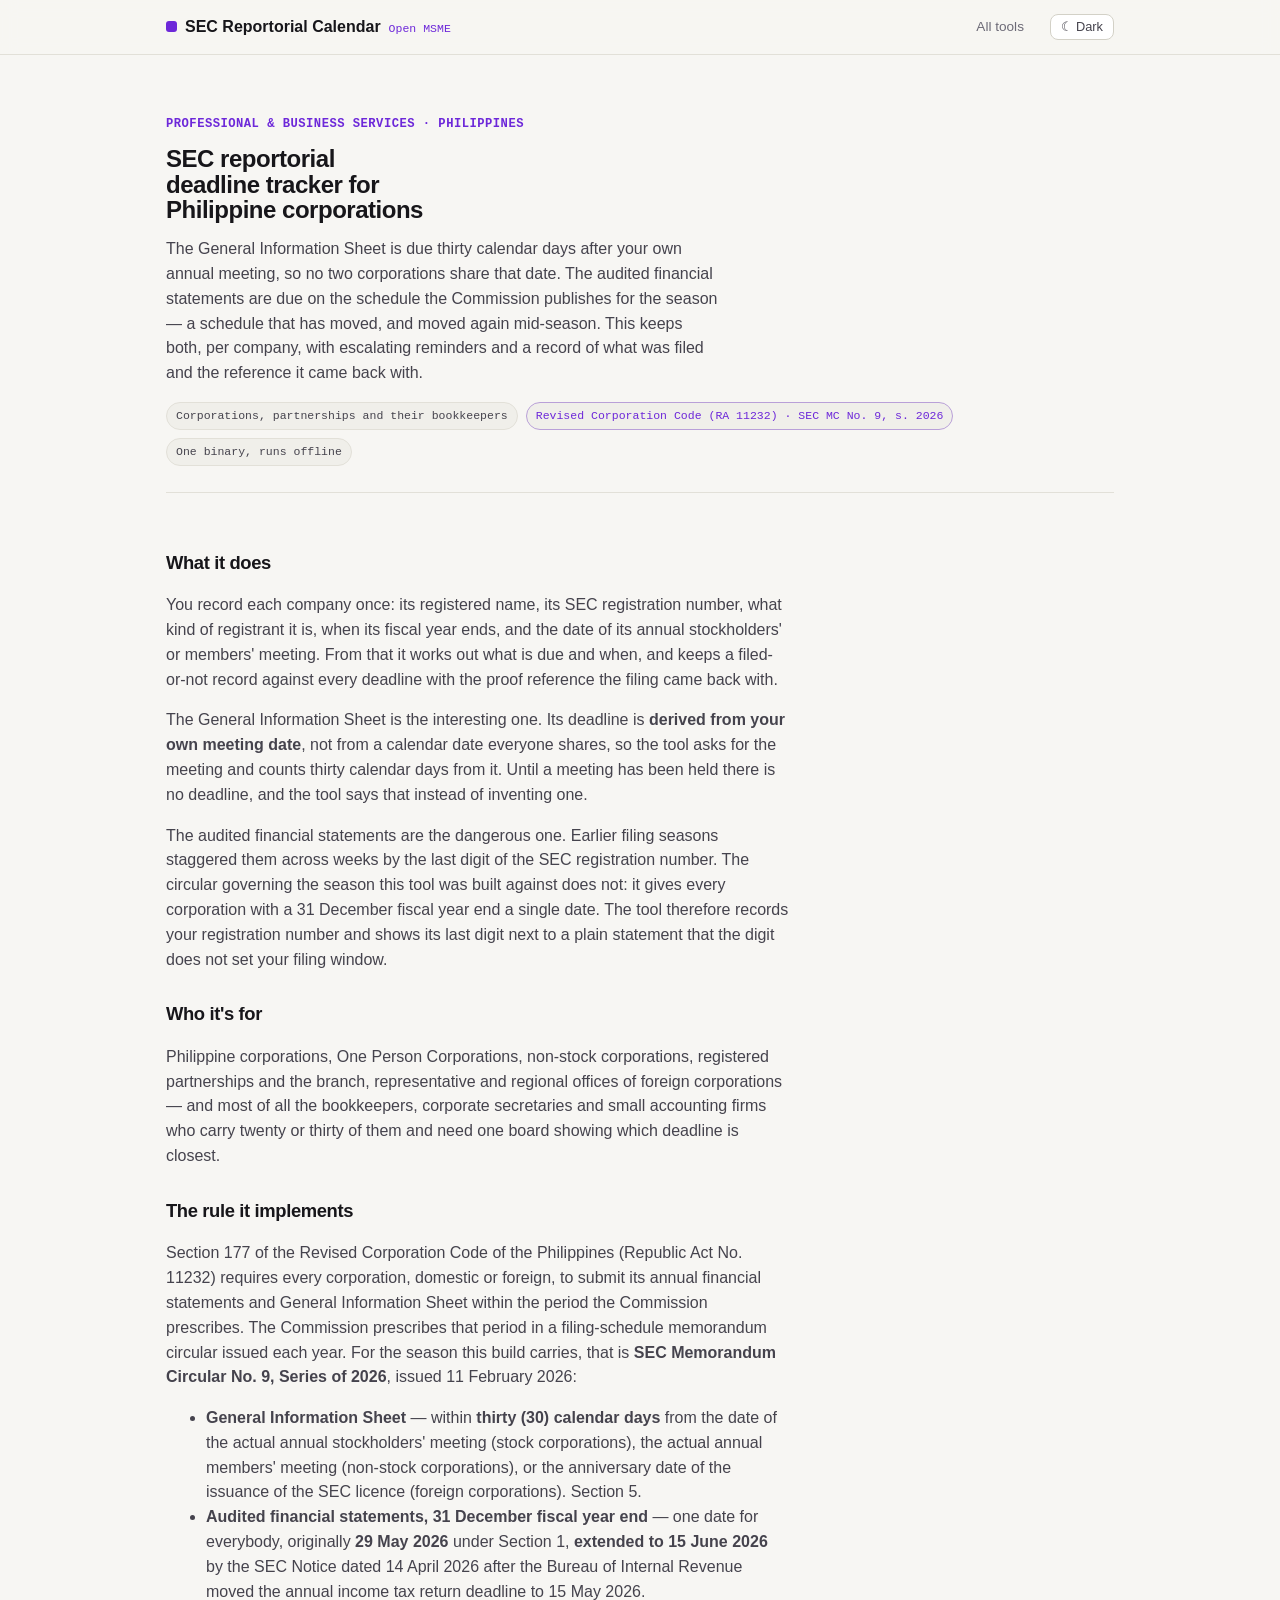
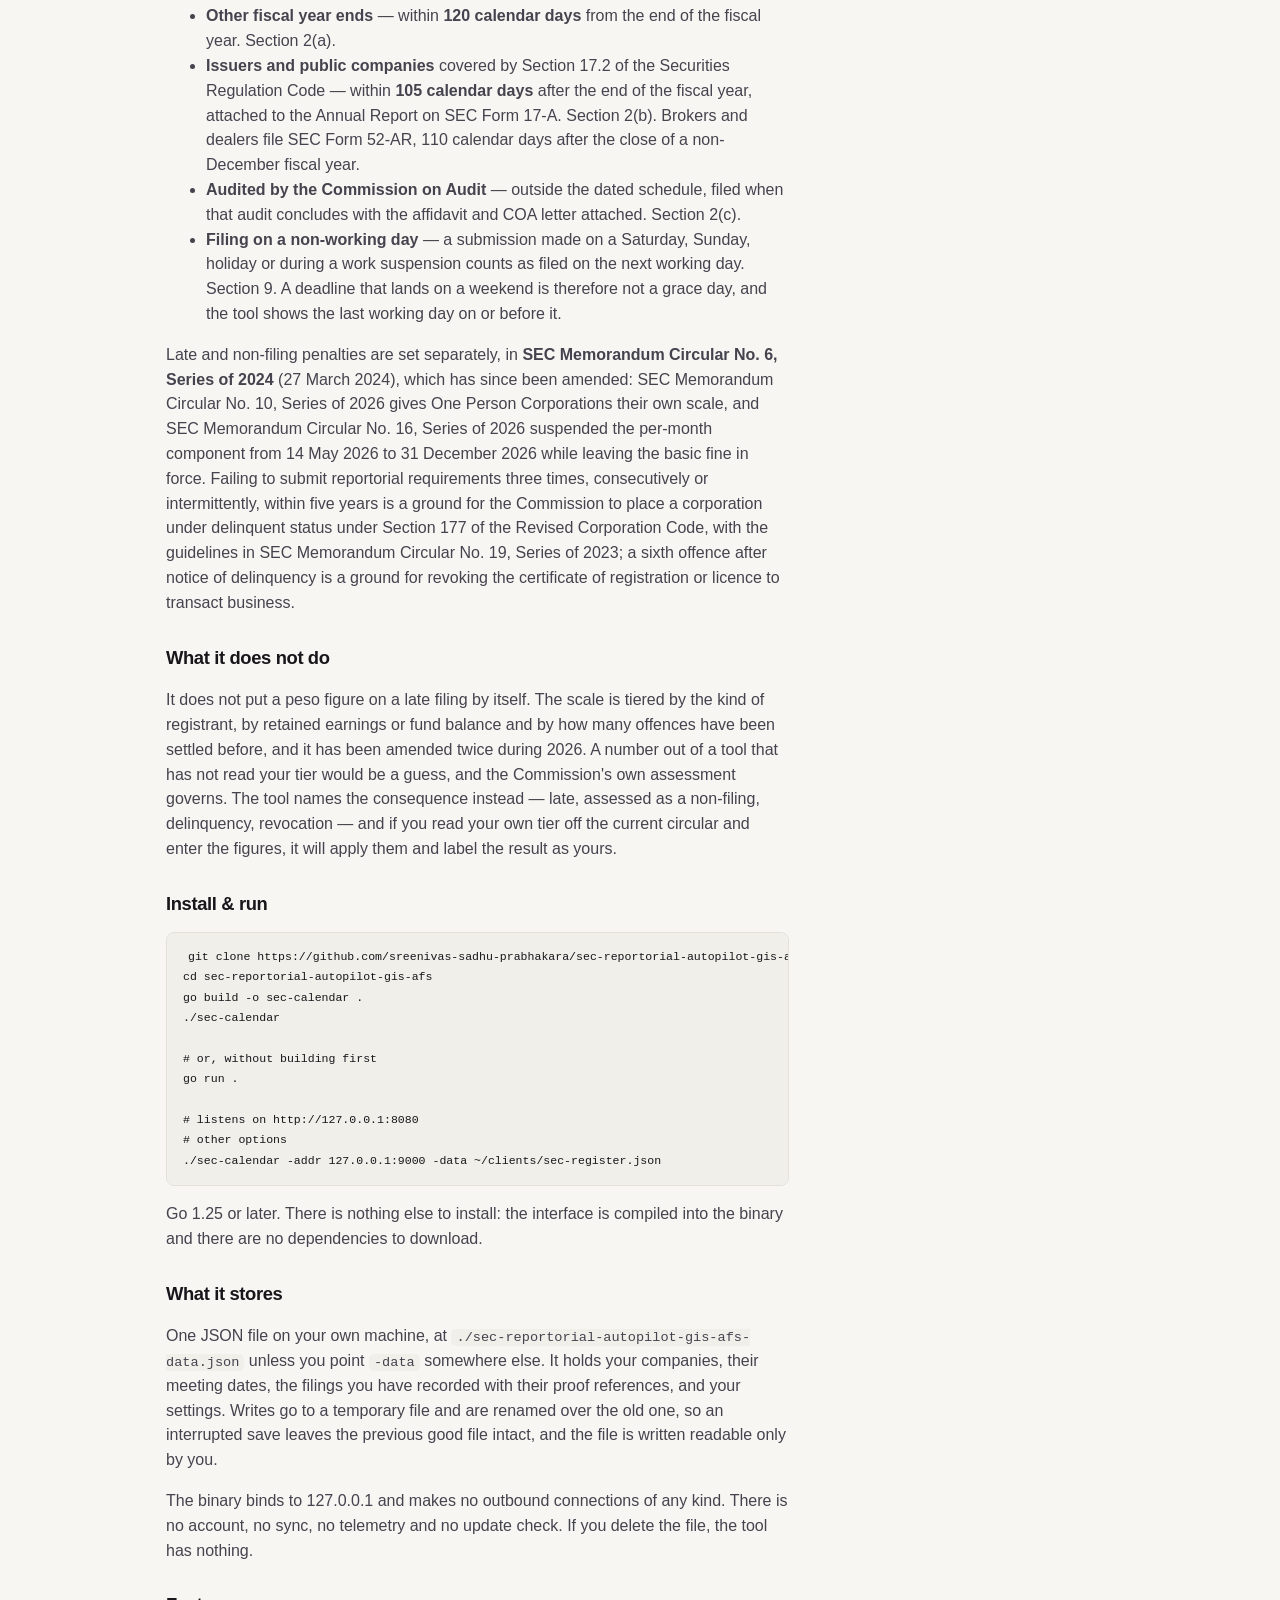
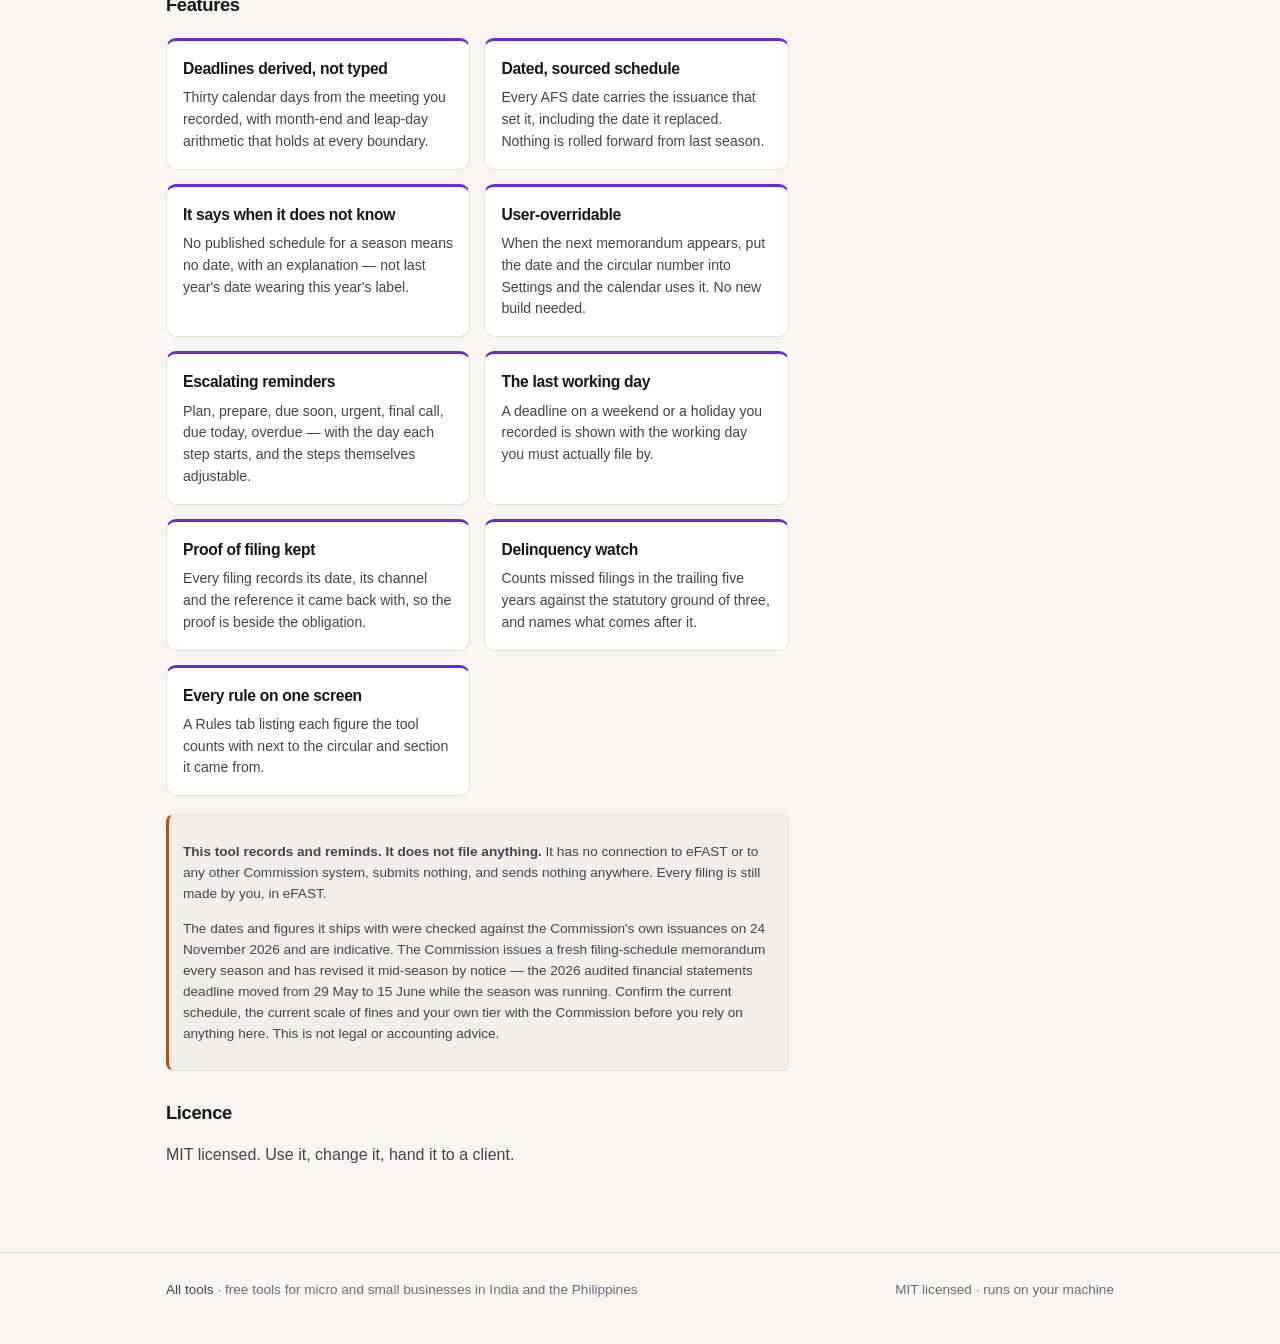
<file: docs/index.html>
<!DOCTYPE html>
<html lang="en">
<head>
<meta charset="utf-8">
<meta name="viewport" content="width=device-width, initial-scale=1">
<meta http-equiv="Content-Security-Policy" content="default-src 'self'; base-uri 'self'; img-src 'self' data:; style-src 'self'; script-src 'self'; font-src 'self'; form-action 'self'">
<meta name="description" content="A free, offline tool that tracks SEC reportorial deadlines for Philippine corporations: the General Information Sheet counted from your own annual meeting, and the audited financial statements on the schedule the Commission published.">
<title>SEC Reportorial Calendar · Open MSME</title>
<link rel="icon" href="assets/favicon.svg" type="image/svg+xml">
<script src="assets/theme-init.js"></script>
<link rel="stylesheet" href="assets/style.css">
<link rel="stylesheet" href="assets/accent.css">
</head>
<body>

<header class="topbar">
  <div class="wrap">
    <span class="brand"><span class="dot"></span> SEC Reportorial Calendar <span class="tag">Open MSME</span></span>
    <span class="sp"></span>
    <a class="home" href="https://sreenivas-sadhu-prabhakara.github.io/openmsme/">All tools</a>
    <button class="themer" type="button" data-themer>Theme</button>
  </div>
</header>

<main class="wrap">

  <section class="hero">
    <p class="eyebrow">Professional &amp; business services · Philippines</p>
    <h1>SEC reportorial deadline tracker for Philippine corporations</h1>
    <p class="lede">The General Information Sheet is due thirty calendar days after your own annual meeting, so no two corporations share that date. The audited financial statements are due on the schedule the Commission publishes for the season — a schedule that has moved, and moved again mid-season. This keeps both, per company, with escalating reminders and a record of what was filed and the reference it came back with.</p>
    <div class="who">
      <span class="pill">Corporations, partnerships and their bookkeepers</span>
      <span class="pill reg">Revised Corporation Code (RA 11232) · SEC MC No. 9, s. 2026</span>
      <span class="pill">One binary, runs offline</span>
    </div>
  </section>

  <div class="cols">
    <div class="prose">

      <h2>What it does</h2>
      <p>You record each company once: its registered name, its SEC registration number, what kind of registrant it is, when its fiscal year ends, and the date of its annual stockholders' or members' meeting. From that it works out what is due and when, and keeps a filed-or-not record against every deadline with the proof reference the filing came back with.</p>
      <p>The General Information Sheet is the interesting one. Its deadline is <strong>derived from your own meeting date</strong>, not from a calendar date everyone shares, so the tool asks for the meeting and counts thirty calendar days from it. Until a meeting has been held there is no deadline, and the tool says that instead of inventing one.</p>
      <p>The audited financial statements are the dangerous one. Earlier filing seasons staggered them across weeks by the last digit of the SEC registration number. The circular governing the season this tool was built against does not: it gives every corporation with a 31 December fiscal year end a single date. The tool therefore records your registration number and shows its last digit next to a plain statement that the digit does not set your filing window.</p>

      <h2>Who it's for</h2>
      <p>Philippine corporations, One Person Corporations, non-stock corporations, registered partnerships and the branch, representative and regional offices of foreign corporations — and most of all the bookkeepers, corporate secretaries and small accounting firms who carry twenty or thirty of them and need one board showing which deadline is closest.</p>

      <h2>The rule it implements</h2>
      <p>Section 177 of the Revised Corporation Code of the Philippines (Republic Act No. 11232) requires every corporation, domestic or foreign, to submit its annual financial statements and General Information Sheet within the period the Commission prescribes. The Commission prescribes that period in a filing-schedule memorandum circular issued each year. For the season this build carries, that is <strong>SEC Memorandum Circular No. 9, Series of 2026</strong>, issued 11 February 2026:</p>
      <ul>
        <li><strong>General Information Sheet</strong> — within <strong>thirty (30) calendar days</strong> from the date of the actual annual stockholders' meeting (stock corporations), the actual annual members' meeting (non-stock corporations), or the anniversary date of the issuance of the SEC licence (foreign corporations). Section 5.</li>
        <li><strong>Audited financial statements, 31 December fiscal year end</strong> — one date for everybody, originally <strong>29 May 2026</strong> under Section 1, <strong>extended to 15 June 2026</strong> by the SEC Notice dated 14 April 2026 after the Bureau of Internal Revenue moved the annual income tax return deadline to 15 May 2026.</li>
        <li><strong>Other fiscal year ends</strong> — within <strong>120 calendar days</strong> from the end of the fiscal year. Section 2(a).</li>
        <li><strong>Issuers and public companies</strong> covered by Section 17.2 of the Securities Regulation Code — within <strong>105 calendar days</strong> after the end of the fiscal year, attached to the Annual Report on SEC Form 17-A. Section 2(b). Brokers and dealers file SEC Form 52-AR, 110 calendar days after the close of a non-December fiscal year.</li>
        <li><strong>Audited by the Commission on Audit</strong> — outside the dated schedule, filed when that audit concludes with the affidavit and COA letter attached. Section 2(c).</li>
        <li><strong>Filing on a non-working day</strong> — a submission made on a Saturday, Sunday, holiday or during a work suspension counts as filed on the next working day. Section 9. A deadline that lands on a weekend is therefore not a grace day, and the tool shows the last working day on or before it.</li>
      </ul>
      <p>Late and non-filing penalties are set separately, in <strong>SEC Memorandum Circular No. 6, Series of 2024</strong> (27 March 2024), which has since been amended: SEC Memorandum Circular No. 10, Series of 2026 gives One Person Corporations their own scale, and SEC Memorandum Circular No. 16, Series of 2026 suspended the per-month component from 14 May 2026 to 31 December 2026 while leaving the basic fine in force. Failing to submit reportorial requirements three times, consecutively or intermittently, within five years is a ground for the Commission to place a corporation under delinquent status under Section 177 of the Revised Corporation Code, with the guidelines in SEC Memorandum Circular No. 19, Series of 2023; a sixth offence after notice of delinquency is a ground for revoking the certificate of registration or licence to transact business.</p>

      <h2>What it does not do</h2>
      <p>It does not put a peso figure on a late filing by itself. The scale is tiered by the kind of registrant, by retained earnings or fund balance and by how many offences have been settled before, and it has been amended twice during 2026. A number out of a tool that has not read your tier would be a guess, and the Commission's own assessment governs. The tool names the consequence instead — late, assessed as a non-filing, delinquency, revocation — and if you read your own tier off the current circular and enter the figures, it will apply them and label the result as yours.</p>

      <h2>Install &amp; run</h2>
      <pre><code>git clone https://github.com/sreenivas-sadhu-prabhakara/sec-reportorial-autopilot-gis-afs.git
cd sec-reportorial-autopilot-gis-afs
go build -o sec-calendar .
./sec-calendar

# or, without building first
go run .

# listens on http://127.0.0.1:8080
# other options
./sec-calendar -addr 127.0.0.1:9000 -data ~/clients/sec-register.json</code></pre>
      <p>Go 1.25 or later. There is nothing else to install: the interface is compiled into the binary and there are no dependencies to download.</p>

      <h2>What it stores</h2>
      <p>One JSON file on your own machine, at <code>./sec-reportorial-autopilot-gis-afs-data.json</code> unless you point <code>-data</code> somewhere else. It holds your companies, their meeting dates, the filings you have recorded with their proof references, and your settings. Writes go to a temporary file and are renamed over the old one, so an interrupted save leaves the previous good file intact, and the file is written readable only by you.</p>
      <p>The binary binds to 127.0.0.1 and makes no outbound connections of any kind. There is no account, no sync, no telemetry and no update check. If you delete the file, the tool has nothing.</p>

      <h2>Features</h2>
      <div class="featgrid">
        <div class="feat">
          <h3>Deadlines derived, not typed</h3>
          <p>Thirty calendar days from the meeting you recorded, with month-end and leap-day arithmetic that holds at every boundary.</p>
        </div>
        <div class="feat">
          <h3>Dated, sourced schedule</h3>
          <p>Every AFS date carries the issuance that set it, including the date it replaced. Nothing is rolled forward from last season.</p>
        </div>
        <div class="feat">
          <h3>It says when it does not know</h3>
          <p>No published schedule for a season means no date, with an explanation — not last year's date wearing this year's label.</p>
        </div>
        <div class="feat">
          <h3>User-overridable</h3>
          <p>When the next memorandum appears, put the date and the circular number into Settings and the calendar uses it. No new build needed.</p>
        </div>
        <div class="feat">
          <h3>Escalating reminders</h3>
          <p>Plan, prepare, due soon, urgent, final call, due today, overdue — with the day each step starts, and the steps themselves adjustable.</p>
        </div>
        <div class="feat">
          <h3>The last working day</h3>
          <p>A deadline on a weekend or a holiday you recorded is shown with the working day you must actually file by.</p>
        </div>
        <div class="feat">
          <h3>Proof of filing kept</h3>
          <p>Every filing records its date, its channel and the reference it came back with, so the proof is beside the obligation.</p>
        </div>
        <div class="feat">
          <h3>Delinquency watch</h3>
          <p>Counts missed filings in the trailing five years against the statutory ground of three, and names what comes after it.</p>
        </div>
        <div class="feat">
          <h3>Every rule on one screen</h3>
          <p>A Rules tab listing each figure the tool counts with next to the circular and section it came from.</p>
        </div>
      </div>

      <div class="note">
        <p><strong>This tool records and reminds. It does not file anything.</strong> It has no connection to eFAST or to any other Commission system, submits nothing, and sends nothing anywhere. Every filing is still made by you, in eFAST.</p>
        <p>The dates and figures it ships with were checked against the Commission's own issuances on 24 November 2026 and are indicative. The Commission issues a fresh filing-schedule memorandum every season and has revised it mid-season by notice — the 2026 audited financial statements deadline moved from 29 May to 15 June while the season was running. Confirm the current schedule, the current scale of fines and your own tier with the Commission before you rely on anything here. This is not legal or accounting advice.</p>
      </div>

      <h2>Licence</h2>
      <p>MIT licensed. Use it, change it, hand it to a client.</p>

    </div>
  </div>

</main>

<footer class="foot">
  <div class="wrap">
    <span><a href="https://sreenivas-sadhu-prabhakara.github.io/openmsme/">All tools</a> · free tools for micro and small businesses in India and the Philippines</span>
    <span>MIT licensed · runs on your machine</span>
  </div>
</footer>

<script src="assets/ui.js"></script>
</body>
</html>
</file>
<file: docs/assets/style.css>
/* Open MSME tool kit — shared design system for single-tool apps. No deps. Light + dark. */

:root {
  color-scheme: light dark;
  --bg:#f7f6f3; --surface:#fff; --surface-2:#f0efea; --ink:#17161a; --ink-2:#45434d; --ink-3:#6c6a76;
  --line:#e2e0d8; --line-2:#d3d1c7; --accent:#1f3a8a; --accent-ink:#fff; --ok:#15803d; --warn:#b45309; --bad:#b91c1c;
  --mono: ui-monospace,"SF Mono","SFMono-Regular",Menlo,Consolas,monospace;
  --sans: -apple-system,BlinkMacSystemFont,"Segoe UI",Roboto,Helvetica,Arial,system-ui,sans-serif;
  --maxw:980px; --radius:10px; --shadow:0 1px 2px rgba(20,18,26,.05),0 6px 20px rgba(20,18,26,.05);
  --tool:#1f3a8a; /* per-tool accent, override in page */
}
@media (prefers-color-scheme: dark){ :root:not([data-theme="light"]){
  --bg:#121116; --surface:#1a191f; --surface-2:#222027; --ink:#f3f1ef; --ink-2:#c3c0cb; --ink-3:#918e9c;
  --line:#2c2a33; --line-2:#39363f; --accent:#93b0ff; --accent-ink:#10131f; --ok:#57c98a; --warn:#f0a35a; --bad:#f28b82;
  --shadow:0 1px 2px rgba(0,0,0,.3),0 8px 28px rgba(0,0,0,.35);
}}
:root[data-theme="dark"]{
  --bg:#121116; --surface:#1a191f; --surface-2:#222027; --ink:#f3f1ef; --ink-2:#c3c0cb; --ink-3:#918e9c;
  --line:#2c2a33; --line-2:#39363f; --accent:#93b0ff; --accent-ink:#10131f; --ok:#57c98a; --warn:#f0a35a; --bad:#f28b82;
  --shadow:0 1px 2px rgba(0,0,0,.3),0 8px 28px rgba(0,0,0,.35);
}

* { box-sizing:border-box; }
html { -webkit-text-size-adjust:100%; }
body { margin:0; background:var(--bg); color:var(--ink); font-family:var(--sans); font-size:16px; line-height:1.55; -webkit-font-smoothing:antialiased; }
.wrap { max-width:var(--maxw); margin:0 auto; padding:0 16px; }
a { color:var(--accent); text-decoration:none; }
a:hover { text-decoration:underline; text-underline-offset:3px; }
h1,h2,h3 { letter-spacing:-.02em; }

/* top bar */
.topbar { position:sticky; top:0; z-index:20; background:color-mix(in srgb,var(--bg) 86%,transparent); backdrop-filter:saturate(140%) blur(8px); border-bottom:1px solid var(--line); }
.topbar .wrap { display:flex; align-items:center; gap:14px; height:54px; }
.brand { display:flex; align-items:baseline; gap:8px; font-weight:700; }
.brand .dot { width:11px; height:11px; border-radius:3px; background:var(--tool); display:inline-block; }
.brand .tag { font-family:var(--mono); font-size:.72rem; color:var(--ink-3); font-weight:500; }
.topbar .sp { margin-left:auto; }
.topbar a.home { font-size:.85rem; color:var(--ink-3); }
.topbar a.home:hover { color:var(--ink); }
.themer { font:inherit; font-size:.8rem; cursor:pointer; border:1px solid var(--line-2); background:var(--surface); color:var(--ink-2); border-radius:8px; padding:6px 10px; line-height:1; margin-left:12px; }
.themer:hover { color:var(--ink); border-color:var(--ink-3); }

/* hero / explainer */
.hero { padding:48px 0 26px; border-bottom:1px solid var(--line); }
.hero .eyebrow { font-family:var(--mono); font-size:.76rem; font-weight:600; letter-spacing:.04em; color:var(--tool); text-transform:uppercase; }
.hero h1 { margin:10px 0 14px; font-size:clamp(1.8rem,1.2rem+2.6vw,2.7rem); line-height:1.07; font-weight:800; max-width:20ch; }
.hero .lede { margin:0; font-size:clamp(1rem,.95rem+.4vw,1.15rem); color:var(--ink-2); max-width:62ch; }
.hero .who { margin-top:16px; display:flex; gap:8px; flex-wrap:wrap; }
.pill { font-family:var(--mono); font-size:.72rem; padding:4px 9px; border-radius:999px; background:var(--surface-2); color:var(--ink-2); border:1px solid var(--line); }
.pill.reg { color:var(--tool); border-color:color-mix(in srgb,var(--tool) 35%,var(--line)); }

/* layout */
.cols { display:grid; grid-template-columns:1fr; gap:22px; padding:28px 0; }
@media (min-width:860px){ .cols.calc { grid-template-columns:1.1fr .9fr; align-items:start; } }

section.card { background:var(--surface); border:1px solid var(--line); border-radius:var(--radius); padding:20px; }
section.card h2 { margin:0 0 14px; font-size:1.1rem; }
.sticky { position:sticky; top:70px; }

/* form */
.field { margin:0 0 14px; }
.field > label { display:block; font-size:.85rem; font-weight:600; color:var(--ink-2); margin-bottom:5px; }
.field .hint { font-weight:400; color:var(--ink-3); font-size:.78rem; }
.inp { position:relative; display:flex; align-items:center; }
.inp .pre, .inp .suf { position:absolute; font-family:var(--mono); font-size:.82rem; color:var(--ink-3); pointer-events:none; }
.inp .pre { left:12px; } .inp .suf { right:12px; }
input[type=number], input[type=text], select {
  width:100%; font:inherit; font-size:.95rem; padding:11px 13px; border-radius:9px;
  border:1px solid var(--line-2); background:var(--surface); color:var(--ink); appearance:none;
}
.inp.has-pre input { padding-left:28px; } .inp.has-suf input { padding-right:40px; }
input:focus, select:focus { outline:2px solid var(--tool); outline-offset:1px; border-color:var(--tool); }
.row2 { display:grid; grid-template-columns:1fr 1fr; gap:12px; }
.seg { display:flex; gap:6px; flex-wrap:wrap; }
.seg button { font:inherit; font-size:.82rem; cursor:pointer; padding:8px 12px; border-radius:8px; border:1px solid var(--line-2); background:var(--surface); color:var(--ink-2); }
.seg button[aria-pressed=true] { background:var(--tool); color:#fff; border-color:var(--tool); }

/* results */
.result-primary { background:color-mix(in srgb,var(--tool) 8%,var(--surface)); border:1px solid color-mix(in srgb,var(--tool) 30%,var(--line)); border-radius:var(--radius); padding:18px 20px; margin-bottom:16px; }
.result-primary .k { font-size:.8rem; color:var(--ink-3); }
.result-primary .v { font-size:2rem; font-weight:800; letter-spacing:-.02em; font-variant-numeric:tabular-nums; color:var(--tool); }
.result-primary .sub { font-size:.85rem; color:var(--ink-2); margin-top:3px; }
.breakdown { width:100%; border-collapse:collapse; font-size:.9rem; }
.breakdown th, .breakdown td { text-align:left; padding:8px 4px; border-bottom:1px solid var(--line); }
.breakdown td.num, .breakdown th.num { text-align:right; font-family:var(--mono); font-variant-numeric:tabular-nums; }
.breakdown tr.total td { font-weight:700; border-top:2px solid var(--line-2); border-bottom:none; }
.breakdown tr.sub td { color:var(--ink-2); }
.breakdown .neg { color:var(--bad); }

.btnrow { display:flex; gap:10px; flex-wrap:wrap; margin-top:16px; }
.btn { font:inherit; font-size:.9rem; font-weight:600; cursor:pointer; padding:10px 16px; border-radius:9px; border:1px solid transparent; }
.btn.primary { background:var(--tool); color:#fff; }
.btn.ghost { background:var(--surface); border-color:var(--line-2); color:var(--ink); }
.btn:hover { filter:brightness(1.05); }

/* prose / notes */
.prose { max-width:70ch; }
.prose h2 { font-size:1.15rem; margin:28px 0 8px; }
.prose p, .prose li { color:var(--ink-2); }
.prose code { font-family:var(--mono); font-size:.85em; background:var(--surface-2); padding:1px 5px; border-radius:5px; }
.note { font-size:.85rem; color:var(--ink-3); background:var(--surface-2); border:1px solid var(--line); border-left:3px solid var(--warn); border-radius:8px; padding:12px 14px; margin:14px 0; }
.assumptions { font-size:.82rem; color:var(--ink-3); }
.assumptions summary { cursor:pointer; color:var(--ink-2); font-weight:600; }

/* footer */
.foot { border-top:1px solid var(--line); margin-top:40px; padding:26px 0 44px; color:var(--ink-3); font-size:.85rem; }
.foot .wrap { display:flex; gap:14px; flex-wrap:wrap; justify-content:space-between; }
.foot a { color:var(--ink-2); }

@media (prefers-reduced-motion: reduce){ * { transition:none !important; } }
@media print { .topbar,.themer,.btnrow,.foot,.hero .who { display:none; } body { background:#fff; } section.card { border:none; padding:0; } }

/* ---- docs/explainer pages (for binary tools that aren't web apps) ---- */
pre { background:var(--surface-2); border:1px solid var(--line); border-radius:8px; padding:14px 16px; overflow-x:auto; font-family:var(--mono); font-size:.85rem; line-height:1.5; color:var(--ink); }
pre code { background:none; padding:0; font-size:inherit; }
.featgrid { display:grid; grid-template-columns:repeat(auto-fill,minmax(240px,1fr)); gap:14px; margin:18px 0; }
.feat { background:var(--surface); border:1px solid var(--line); border-radius:var(--radius); padding:16px; border-top:3px solid var(--tool); }
.feat h3 { margin:0 0 6px; font-size:.98rem; }
.feat p { margin:0; font-size:.88rem; color:var(--ink-2); }
.steps { counter-reset:s; list-style:none; padding:0; }
.steps li { counter-increment:s; position:relative; padding-left:34px; margin:12px 0; color:var(--ink-2); }
.steps li::before { content:counter(s); position:absolute; left:0; top:1px; width:23px; height:23px; border-radius:6px; background:var(--tool); color:#fff; font-size:.78rem; font-weight:700; display:flex; align-items:center; justify-content:center; font-family:var(--mono); }

/* Grid/flex children default to min-width:auto, so a long unbroken string (a clone
   URL in a <pre>) sizes the track to its min-content and forces page-wide horizontal
   scroll. Let children shrink and keep the scrolling inside the pre where it belongs. */
.cols > *, .featgrid > *, .ideas > * { min-width: 0; }
pre { max-width: 100%; }

/* Small coloured text needs a lighter accent in dark mode: the sector hues are
   mid-tone and fall below AA contrast on a dark surface. Backgrounds/borders keep
   the true accent; only small text uses the lightened derivative. */
:root { --tool-text: var(--tool); }
@media (prefers-color-scheme: dark){ :root:not([data-theme="light"]){ --tool-text: color-mix(in srgb, var(--tool) 50%, white); } }
:root[data-theme="dark"]{ --tool-text: color-mix(in srgb, var(--tool) 50%, white); }
.hero .eyebrow { color: var(--tool-text); }
.pill.reg { color: var(--tool-text); }
.result-primary .v { color: var(--tool-text); }
.wave-card .repo, .brand .tag { color: var(--tool-text); }
</file>
<file: docs/assets/accent.css>
:root{--tool:#6d28d9}
</file>
